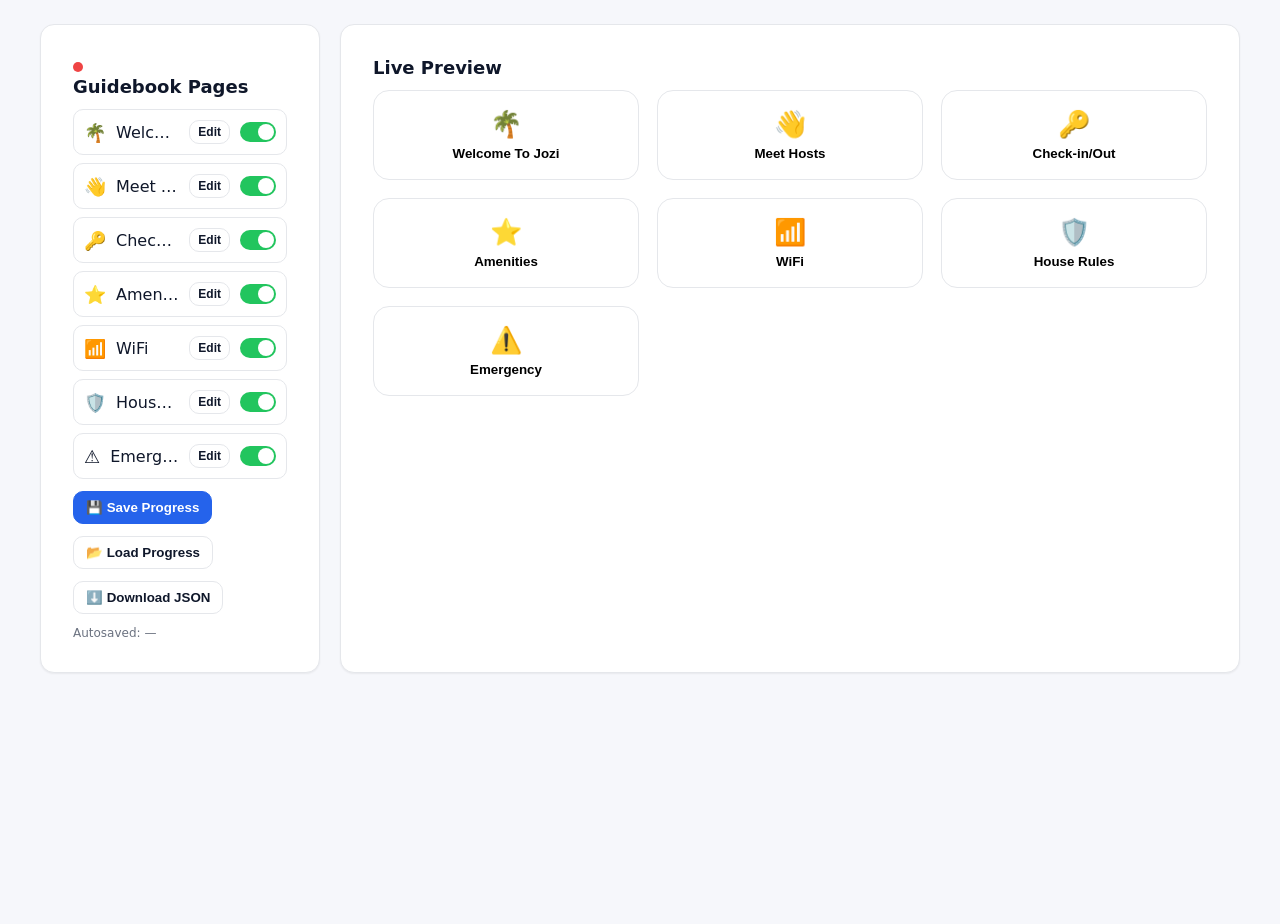
<file: white-label-guide-app-v5-full/admin/index.html>
<!doctype html>
<html lang="en">
<head>
  <meta charset="utf-8" />
  <meta name="viewport" content="width=device-width,initial-scale=1" />
  <title>Admin Editor</title>
  <link rel="stylesheet" href="admin.css" />
</head>
<body>
  <div class="app">
    <div class="grid">
      <!-- Left column: the app will render the sidebar here -->
      <aside class="card panel" data-panel="left"></aside>

      <!-- Right column: the app will render the live preview & page view here -->
      <main class="card panel" data-panel="right"></main>
    </div>
  </div>

  <!-- Script last -->
  <script src="admin.js"></script>
</body>
</html>
</file>
<file: white-label-guide-app-v5-full/admin/admin.css>
/* Admin UI — v5.B3 Polished
   ------------------------------------------------------------------ */
/* ---------- Theme tokens ---------- */
:root{
  --bg:#f6f7fb;
  --card:#ffffff;
  --ink:#0f172a;
  --ink-2:#111827;
  --muted:#6b7280;
  --line:#e5e7eb;
  --line-2:#d1d5db;

  --brand:#2563eb;        /* primary */
  --brand-weak:#eff6ff;
  --ok:#16a34a;
  --warn:#ea580c;
  --danger:#dc2626;

  --radius:14px;
  --radius-sm:10px;
  --shadow-sm:0 1px 2px rgb(0 0 0 / 6%);
  --shadow-md:0 8px 18px rgb(0 0 0 / 6%);
  --shadow-lg:0 20px 60px rgba(0,0,0,.25);

  font-family: Inter, system-ui, -apple-system, Segoe UI, Roboto, Arial, "Apple Color Emoji","Segoe UI Emoji","Segoe UI Symbol";
}

html,body{height:100%}
body{margin:0;background:var(--bg);color:var(--ink);}

/* ---------- Page shell ---------- */
.app{max-width:1200px;margin:24px auto;padding:0 16px;}
.grid{display:grid;grid-template-columns:280px 1fr;gap:20px}

/* ---------- Cards / panels ---------- */
.card{background:var(--card);border:1px solid var(--line);border-radius:var(--radius);box-shadow:var(--shadow-sm)}
.panel{padding:16px}
.panel h3{margin:0 0 12px;font-size:18px}

/* ---------- Small bits ---------- */
.muted{color:var(--muted)}
.mt-8{margin-top:8px}
.mt-12{margin-top:12px}
.sep{border:0;border-top:1px solid var(--line);margin:12px 0}

/* ==================================================================
   LEFT SIDEBAR
   ================================================================== */
.dot{width:10px;height:10px;border-radius:50%;background:#ef4444;display:inline-block;margin-right:8px}

#pages-list .page-row{
  display:flex;align-items:center;gap:10px;
  padding:10px;margin:0 0 8px;
  background:#fff;border:1px solid var(--line);border-radius:10px;
}

.page-row .slug{flex:1;white-space:nowrap;overflow:hidden;text-overflow:ellipsis}
.badge{font-size:18px}

/* switch */
.switch{position:relative;display:inline-flex;align-items:center}
.switch input{display:none}
.switch span{
  width:36px;height:20px;background:#e5e7eb;border-radius:999px;display:inline-block;position:relative
}
.switch span:after{
  content:"";position:absolute;width:16px;height:16px;background:#fff;border-radius:50%;left:2px;top:2px;transition:.15s
}
.switch input:checked + span{background:#22c55e}
.switch input:checked + span:after{transform:translateX(16px)}

/* buttons */
.btn{
  border:1px solid var(--line);
  background:#fff;color:var(--ink);
  padding:8px 12px;border-radius:10px;font-weight:600;cursor:pointer;
}
.btn:hover{box-shadow:0 0 0 3px rgba(0,0,0,.03) inset}
.btn.primary{background:var(--brand);border-color:var(--brand);color:#fff}
.btn.danger{border-color:var(--danger);color:var(--danger);background:#fff}
.btn.xs{padding:4px 8px;font-size:12px}
.btn.sm{padding:6px 10px;font-size:13px}
.btn.flash{box-shadow:0 0 0 3px rgba(37,99,235,.25) inset}
.icon{border:none;background:transparent;font-size:18px;cursor:pointer}

/* ==================================================================
   RIGHT: PREVIEW GRID + PAGE DETAIL
   ================================================================== */
.tile-grid{display:grid;grid-template-columns:repeat(3,minmax(0,1fr));gap:18px}
.tile{
  display:flex;flex-direction:column;align-items:center;gap:6px;
  padding:18px;border:1px solid var(--line);border-radius:16px;background:#fff;
  cursor:pointer;transition:transform .12s, box-shadow .12s
}
.tile:hover{transform:translateY(-2px);box-shadow:var(--shadow-md)}
.tile-emoji{font-size:26px}
.tile-title{font-weight:700}

.page-detail{display:block}
.page-detail-head{display:flex;align-items:center;gap:12px;margin-bottom:14px}
.page-detail-title{font-weight:800;font-size:18px}
.section{padding:16px;margin-bottom:12px;border:1px solid var(--line);border-radius:12px;background:#fff}
.section-title{font-weight:700;margin-bottom:8px}

/* Rendered block styles */
.blk-h3{font-size:20px;margin:8px 0}
.blk-p{margin:8px 0;color:var(--ink)}
.blk-img{max-width:100%;border-radius:10px;border:1px solid var(--line)}
.blk-list{margin:8px 0 8px 22px}
.blk-sep{border:0;border-top:1px solid var(--line);margin:10px 0}
.empty{padding:18px;border:1px dashed var(--line);border-radius:12px;color:var(--muted);background:#fafafa}

/* ==================================================================
   MODAL
   ================================================================== */
#modal-root{position:fixed;inset:0;display:flex;align-items:center;justify-content:center;z-index:50}
.modal-open{overflow:hidden}
.modal-backdrop{position:absolute;inset:0;background:rgba(15,23,42,.45)}
.modal{
  position:relative;background:#fff;border-radius:16px;box-shadow:var(--shadow-lg);
  width:min(920px,92vw);max-height:85vh;display:flex;flex-direction:column
}
.modal-head{display:flex;justify-content:space-between;align-items:center;padding:16px 18px;border-bottom:1px solid var(--line);font-weight:800}
.modal-foot{display:flex;justify-content:flex-end;gap:10px;padding:14px 18px;border-top:1px solid var(--line)}

/* tabs */
.tabs{display:flex;gap:8px;padding:10px 12px;border-bottom:1px solid var(--line)}
.tab{border:1px solid var(--line);background:#fff;padding:6px 10px;border-radius:999px;cursor:pointer;font-weight:700}
.tab.active{background:var(--ink-2);color:#fff;border-color:var(--ink-2)}
.tab-panels{padding:16px 18px;overflow:auto}
.tab-panel.hidden{display:none}

/* form controls */
.input, .select, textarea.input{
  width:100%;padding:10px 12px;border:1px solid var(--line);border-radius:10px;background:#fff
}
.label{display:block;margin:10px 0 6px;color:var(--ink-2);font-size:14px}
.row{display:flex;align-items:center;gap:10px}

/* ==================================================================
   EDITOR: sections & blocks
   ================================================================== */
#sections-ed{display:flex;flex-direction:column;gap:12px}
.section-ed{
  padding:14px;border:1px solid var(--line);border-radius:12px;background:#fafafa
}

/* Single block container */
.block-ed{
  display:grid;grid-template-columns:180px 1fr auto;
  gap:10px;align-items:start;margin:10px 0;padding:10px;
  background:#fff;border:1px solid var(--line);border-radius:10px
}

/* Left column: type selector + pill */
.block-ed .select{width:100%}

/* Middle column: value container (we swap its innerHTML on type change) */
.block-ed [data-block-value] > .input,
.block-ed [data-block-value] > .rich,
.block-ed [data-block-value] > textarea.input{width:100%}

/* Right column: block controls */
.block-ed .row{display:flex;gap:6px;align-items:center;justify-content:flex-end}

/* ---------- Rich text (contenteditable) ---------- */
.rich{
  min-height:110px;padding:10px 12px;border:1px solid var(--line);
  border-radius:10px;background:#fff;outline:none;white-space:pre-wrap
}
.rich:empty:before{content:attr(data-placeholder);color:var(--muted)}

/* ---------- Accordion editor ---------- */
.accordion-ed{
  display:flex;flex-direction:column;gap:10px;background:#fff;border:1px solid var(--line);
  border-radius:10px;padding:10px
}
.accordion-item{
  border:1px dashed var(--line-2);border-radius:10px;padding:10px;background:#fafafa
}
.accordion-item .item-head{display:flex;gap:10px;align-items:center}
.accordion-item .item-title{flex:1}
.accordion-item .item-controls{display:flex;gap:6px}

/* ---------- List editor ---------- */
.list-ed{display:flex;flex-direction:column;gap:10px;background:#fff;border:1px solid var(--line);border-radius:10px;padding:10px}
.list-ed .list-item{display:flex;gap:10px;align-items:center}
.list-ed .list-item input.input{flex:1}

/* ---------- Image row ---------- */
.img-row{
  display:grid;grid-template-columns:120px 1fr;gap:12px;align-items:center
}
.img-thumb{
  width:120px;height:84px;border:1px dashed var(--line-2);border-radius:12px;
  display:flex;align-items:center;justify-content:center;color:var(--muted);background:#f9fafb;
  overflow:hidden
}
.img-thumb img{max-width:100%;max-height:100%;display:block}

/* ---------- HTML sandbox block ---------- */
.html-ed textarea.input{min-height:140px;font-family: ui-monospace, SFMono-Regular, Menlo, Monaco, Consolas, "Liberation Mono", "Courier New", monospace}

/* ---------- Helpers ---------- */
.hidden{display:none !important}

/* ===== Guest view polish ===== */
.page-detail { display:block; }
.page-detail-head { display:flex; align-items:center; gap:12px; margin-bottom:16px; }
.page-detail-title { font-weight:800; font-size:18px; }
.section { padding:16px 0; border-top:1px solid var(--line); }
.section:first-of-type { border-top: 0; }
.section-title { font-weight:700; margin:0 0 8px; }

/* text & headings */
.blk-h3 { font-size:18px; margin:8px 0 6px; }
.blk-p  { margin:6px 0; line-height:1.55; }

/* lists */
.blk-list { margin:6px 0 6px 18px; padding:0; }
.blk-list li { margin:4px 0; }

/* images */
.blk-figure { margin:12px 0; }
.blk-img { max-width:100%; height:auto; display:block; border-radius:12px; border:1px solid var(--line); }

/* divider */
.blk-sep { border:0; border-top:1px solid var(--line); margin:12px 0; }

/* accordion */
.blk-accordion { margin:10px 0; border:1px solid var(--line); border-radius:10px; background:#fff; }
.blk-accordion > summary {
  cursor:pointer; padding:10px 12px; font-weight:600; list-style:none; border-radius:10px;
}
.blk-accordion[open] > summary { border-bottom:1px solid var(--line); }
.blk-accordion-body { padding:12px; }
</file>
